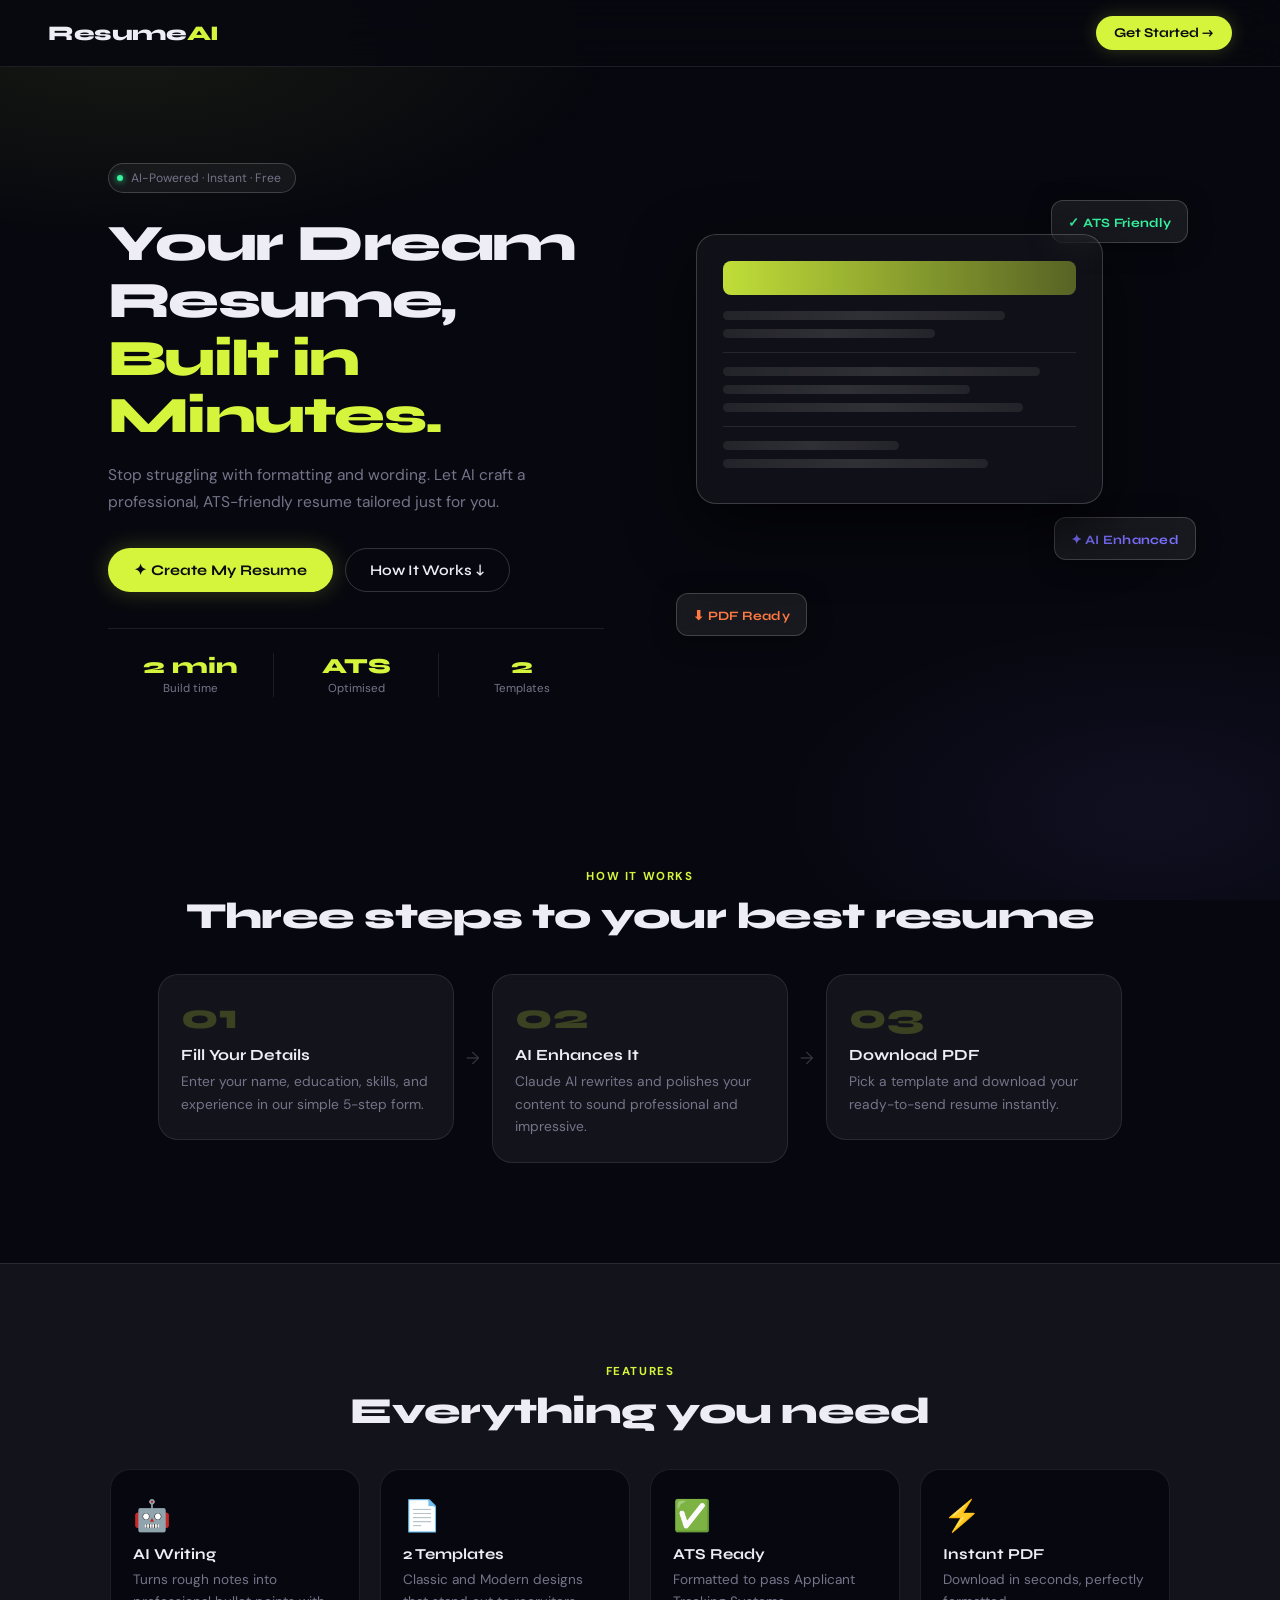
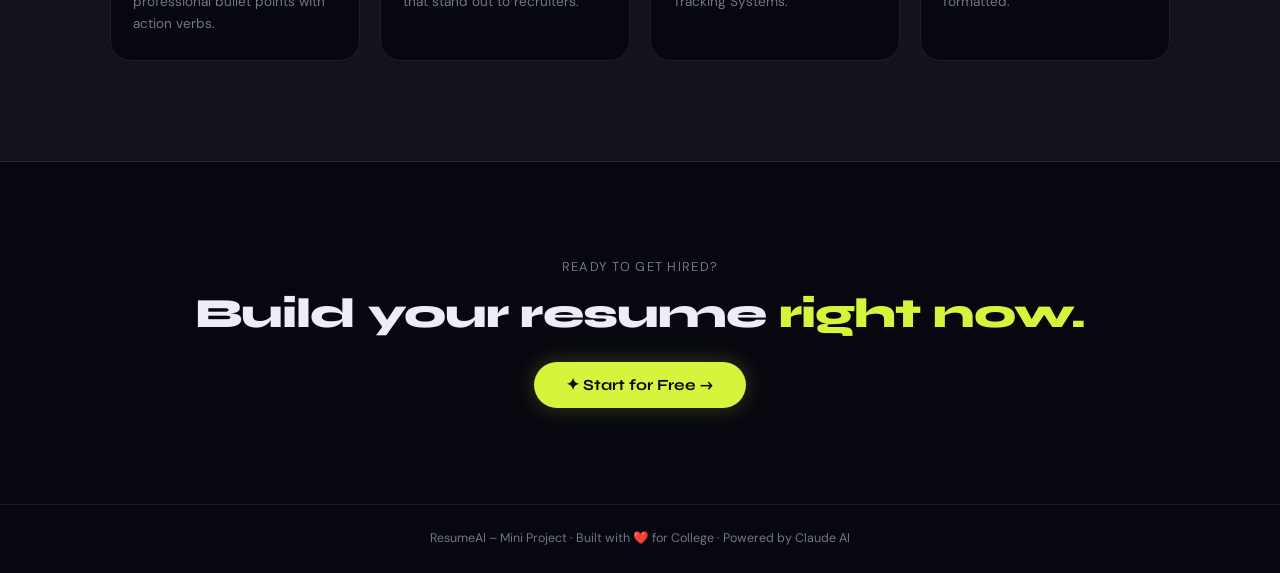
<file: index.html>
<!DOCTYPE html>
<html lang="en">
<head>
  <meta charset="UTF-8"/>
  <meta name="viewport" content="width=device-width, initial-scale=1.0, viewport-fit=cover"/>
  <title>ResumeAI – Smart Resume Generator</title>
  <link rel="stylesheet" href="style.css"/>
  <link href="https://fonts.googleapis.com/css2?family=Syne:wght@400;600;700;800&family=DM+Sans:wght@300;400;500&display=swap" rel="stylesheet"/>
</head>
<body class="home-page">

  <nav class="navbar">
    <div class="logo">Resume<span>AI</span></div>
    <a href="form.html" class="btn-nav">Get Started →</a>
  </nav>

  <!-- HERO -->
  <section class="hero">
    <div>
      <div class="hero-eyebrow">
        <span class="dot"></span>
        AI-Powered · Instant · Free
      </div>
      <h1>Your Dream Resume,<br/><span class="accent">Built in Minutes.</span></h1>
      <p class="hero-sub">Stop struggling with formatting and wording. Let AI craft a professional, ATS-friendly resume tailored just for you.</p>
      <div class="hero-cta">
        <a href="form.html" class="btn-primary">✦ Create My Resume</a>
        <a href="#how" class="btn-ghost">How It Works ↓</a>
      </div>
      <div class="hero-stats">
        <div class="stat-item">
          <div class="stat-num">2 min</div>
          <div class="stat-label">Build time</div>
        </div>
        <div class="stat-item">
          <div class="stat-num">ATS</div>
          <div class="stat-label">Optimised</div>
        </div>
        <div class="stat-item">
          <div class="stat-num">2</div>
          <div class="stat-label">Templates</div>
        </div>
      </div>
    </div>

    <!-- Desktop visual only -->
    <div class="hero-visual">
      <div class="card-float card1"><span class="tag green">✓ ATS Friendly</span></div>
      <div class="card-float card2"><span class="tag blue">✦ AI Enhanced</span></div>
      <div class="card-float card3"><span class="tag orange">⬇ PDF Ready</span></div>
      <div class="resume-mockup">
        <div class="mock-header"></div>
        <div class="mock-line w80"></div>
        <div class="mock-line w60"></div>
        <div class="mock-divider"></div>
        <div class="mock-line w90"></div>
        <div class="mock-line w70"></div>
        <div class="mock-line w85"></div>
        <div class="mock-divider"></div>
        <div class="mock-line w50"></div>
        <div class="mock-line w75"></div>
      </div>
    </div>
  </section>

  <!-- HOW IT WORKS -->
  <section class="how-section" id="how">
    <div class="section-label">How It Works</div>
    <h2>Three steps to your best resume</h2>
    <div class="steps">
      <div class="step">
        <div class="step-num">01</div>
        <h3>Fill Your Details</h3>
        <p>Enter your name, education, skills, and experience in our simple 5-step form.</p>
      </div>
      <div class="step-arrow">→</div>
      <div class="step">
        <div class="step-num">02</div>
        <h3>AI Enhances It</h3>
        <p>Claude AI rewrites and polishes your content to sound professional and impressive.</p>
      </div>
      <div class="step-arrow">→</div>
      <div class="step">
        <div class="step-num">03</div>
        <h3>Download PDF</h3>
        <p>Pick a template and download your ready-to-send resume instantly.</p>
      </div>
    </div>
  </section>

  <!-- FEATURES -->
  <section class="features-section">
    <div class="section-label">Features</div>
    <h2>Everything you need</h2>
    <div class="features-grid">
      <div class="feature-card">
        <div class="feat-icon">🤖</div>
        <h3>AI Writing</h3>
        <p>Turns rough notes into professional bullet points with action verbs.</p>
      </div>
      <div class="feature-card">
        <div class="feat-icon">📄</div>
        <h3>2 Templates</h3>
        <p>Classic and Modern designs that stand out to recruiters.</p>
      </div>
      <div class="feature-card">
        <div class="feat-icon">✅</div>
        <h3>ATS Ready</h3>
        <p>Formatted to pass Applicant Tracking Systems.</p>
      </div>
      <div class="feature-card">
        <div class="feat-icon">⚡</div>
        <h3>Instant PDF</h3>
        <p>Download in seconds, perfectly formatted.</p>
      </div>
    </div>
  </section>

  <!-- CTA -->
  <section class="cta-section">
    <p>Ready to get hired?</p>
    <h2>Build your resume <span class="accent">right now.</span></h2>
    <a href="form.html" class="btn-primary">✦ Start for Free →</a>
  </section>

  <footer class="footer">
    <p>ResumeAI – Mini Project · Built with ❤️ for College · Powered by Claude AI</p>
  </footer>

  <script>
    // Scroll-triggered fade-in
    const io = new IntersectionObserver(entries => {
      entries.forEach(e => {
        if (e.isIntersecting) {
          e.target.style.opacity = '1';
          e.target.style.transform = 'translateY(0)';
        }
      });
    }, { threshold: 0.08 });

    document.querySelectorAll('.step, .feature-card').forEach((el, i) => {
      el.style.opacity = '0';
      el.style.transform = 'translateY(18px)';
      el.style.transition = `opacity 0.5s ${i * 0.07}s ease, transform 0.5s ${i * 0.07}s ease`;
      io.observe(el);
    });
  </script>
</body>
</html>
</file>
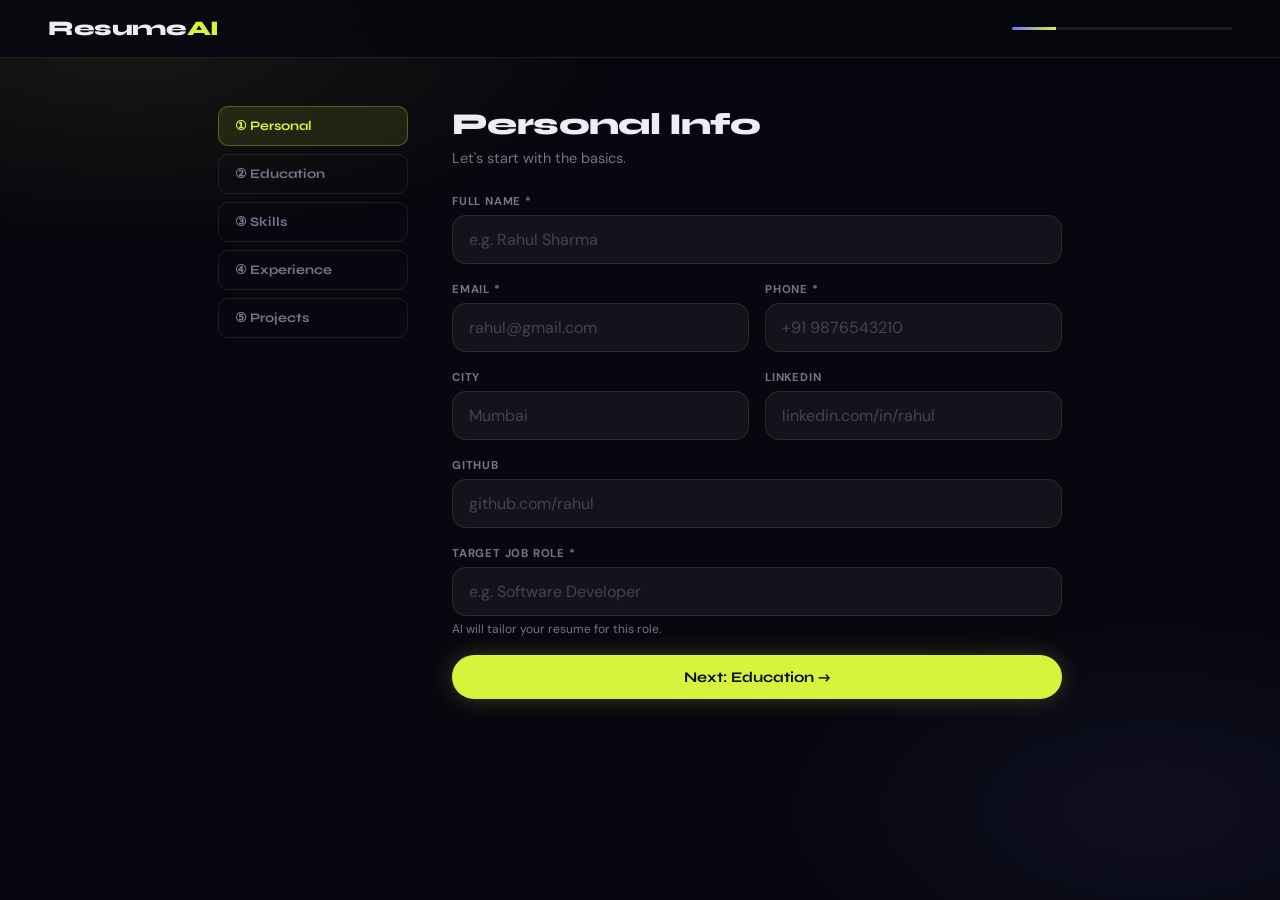
<file: form.html>
<!DOCTYPE html>
<html lang="en">
<head>
  <meta charset="UTF-8"/>
  <meta name="viewport" content="width=device-width, initial-scale=1.0, viewport-fit=cover"/>
  <title>ResumeAI – Fill Your Details</title>
  <link rel="stylesheet" href="style.css"/>
  <link href="https://fonts.googleapis.com/css2?family=Syne:wght@400;600;700;800&family=DM+Sans:wght@300;400;500&display=swap" rel="stylesheet"/>
</head>
<body class="form-page">

  <nav class="navbar">
    <a href="index.html" class="logo">Resume<span>AI</span></a>
    <div class="progress-bar-wrap">
      <div class="progress-fill" id="progressFill"></div>
    </div>
  </nav>

  <div class="form-container">

    <!-- Step tabs -->
    <div class="form-sidebar">
      <ul class="sidebar-steps" id="stepTabs">
        <li class="active" data-step="1">① Personal</li>
        <li data-step="2">② Education</li>
        <li data-step="3">③ Skills</li>
        <li data-step="4">④ Experience</li>
        <li data-step="5">⑤ Projects</li>
      </ul>
    </div>

    <div class="form-main">

      <!-- STEP 1 -->
      <div class="form-step active" id="step1">
        <h2>Personal Info</h2>
        <p class="step-desc">Let's start with the basics.</p>
        <div class="field-group">
          <label>Full Name *</label>
          <input type="text" id="fullName" placeholder="e.g. Rahul Sharma" autocomplete="name"/>
        </div>
        <div class="field-row">
          <div class="field-group">
            <label>Email *</label>
            <input type="email" id="email" placeholder="rahul@gmail.com" autocomplete="email"/>
          </div>
          <div class="field-group">
            <label>Phone *</label>
            <input type="tel" id="phone" placeholder="+91 9876543210" autocomplete="tel"/>
          </div>
        </div>
        <div class="field-row">
          <div class="field-group">
            <label>City</label>
            <input type="text" id="city" placeholder="Mumbai" autocomplete="address-level2"/>
          </div>
          <div class="field-group">
            <label>LinkedIn</label>
            <input type="text" id="linkedin" placeholder="linkedin.com/in/rahul"/>
          </div>
        </div>
        <div class="field-group">
          <label>GitHub</label>
          <input type="text" id="github" placeholder="github.com/rahul"/>
        </div>
        <div class="field-group">
          <label>Target Job Role *</label>
          <input type="text" id="jobRole" placeholder="e.g. Software Developer"/>
          <small>AI will tailor your resume for this role.</small>
        </div>
        <div class="btn-row">
          <button class="btn-primary" onclick="nextStep(2)">Next: Education →</button>
        </div>
      </div>

      <!-- STEP 2 -->
      <div class="form-step" id="step2">
        <h2>Education</h2>
        <p class="step-desc">Add your qualifications.</p>
        <div id="educationList">
          <div class="edu-entry entry-block">
            <div class="field-row">
              <div class="field-group">
                <label>Degree / Course *</label>
                <input type="text" class="edu-degree" placeholder="B.E. Computer Science"/>
              </div>
              <div class="field-group">
                <label>Institution *</label>
                <input type="text" class="edu-inst" placeholder="ABC College"/>
              </div>
            </div>
            <div class="field-row">
              <div class="field-group">
                <label>Year of Passing</label>
                <input type="text" class="edu-year" placeholder="2025"/>
              </div>
              <div class="field-group">
                <label>CGPA / %</label>
                <input type="text" class="edu-score" placeholder="8.5 CGPA"/>
              </div>
            </div>
          </div>
        </div>
        <button class="btn-add" onclick="addEducation()">+ Add Another Education</button>
        <div class="btn-row">
          <button class="btn-ghost" onclick="nextStep(1)">← Back</button>
          <button class="btn-primary" onclick="nextStep(3)">Next: Skills →</button>
        </div>
      </div>

      <!-- STEP 3 -->
      <div class="form-step" id="step3">
        <h2>Skills</h2>
        <p class="step-desc">AI will enhance and format these for you.</p>
        <div class="field-group">
          <label>Technical Skills *</label>
          <textarea id="techSkills" rows="3" placeholder="e.g. Python, Java, HTML, CSS, MySQL, React"></textarea>
          <small>Separate with commas.</small>
        </div>
        <div class="field-group">
          <label>Soft Skills</label>
          <textarea id="softSkills" rows="2" placeholder="e.g. teamwork, communication, leadership"></textarea>
        </div>
        <div class="field-group">
          <label>Certifications</label>
          <textarea id="certs" rows="2" placeholder="e.g. AWS Cloud Practitioner, Google Python Certificate"></textarea>
        </div>
        <div class="btn-row">
          <button class="btn-ghost" onclick="nextStep(2)">← Back</button>
          <button class="btn-primary" onclick="nextStep(4)">Next: Experience →</button>
        </div>
      </div>

      <!-- STEP 4 -->
      <div class="form-step" id="step4">
        <h2>Experience</h2>
        <p class="step-desc">Add internships or jobs. Leave blank if fresher.</p>
        <div id="expList">
          <div class="exp-entry entry-block">
            <div class="field-row">
              <div class="field-group">
                <label>Job Title</label>
                <input type="text" class="exp-title" placeholder="Software Intern"/>
              </div>
              <div class="field-group">
                <label>Company</label>
                <input type="text" class="exp-company" placeholder="XYZ Technologies"/>
              </div>
            </div>
            <div class="field-group">
              <label>Duration</label>
              <input type="text" class="exp-duration" placeholder="June 2024 – Aug 2024"/>
            </div>
            <div class="field-group">
              <label>What did you do?</label>
              <textarea class="exp-desc" rows="2" placeholder="e.g. built REST APIs, fixed bugs in frontend"></textarea>
              <small>AI will convert this into professional bullet points.</small>
            </div>
          </div>
        </div>
        <button class="btn-add" onclick="addExperience()">+ Add Another Experience</button>
        <div class="btn-row">
          <button class="btn-ghost" onclick="nextStep(3)">← Back</button>
          <button class="btn-primary" onclick="nextStep(5)">Next: Projects →</button>
        </div>
      </div>

      <!-- STEP 5 -->
      <div class="form-step" id="step5">
        <h2>Projects</h2>
        <p class="step-desc">Showcase your best work.</p>
        <div id="projList">
          <div class="proj-entry entry-block">
            <div class="field-row">
              <div class="field-group">
                <label>Project Title *</label>
                <input type="text" class="proj-title" placeholder="Resume Generator Using AI"/>
              </div>
              <div class="field-group">
                <label>Tech Used</label>
                <input type="text" class="proj-tech" placeholder="Python, Flask, HTML, CSS"/>
              </div>
            </div>
            <div class="field-group">
              <label>Description</label>
              <textarea class="proj-desc" rows="2" placeholder="e.g. web app that generates resumes using AI API"></textarea>
              <small>AI will write a strong description from this.</small>
            </div>
          </div>
        </div>
        <button class="btn-add" onclick="addProject()">+ Add Another Project</button>

        <div class="template-select">
          <h3>Choose Template</h3>
          <div class="templates">
            <div class="template-opt selected" data-tpl="template1" onclick="selectTemplate('template1',this)">
              <div class="tpl-preview tpl1">
                <div class="tpl-bar"></div>
                <div class="tpl-lines"><div></div><div></div><div></div></div>
              </div>
              <span>Classic</span>
            </div>
            <div class="template-opt" data-tpl="template2" onclick="selectTemplate('template2',this)">
              <div class="tpl-preview tpl2">
                <div class="tpl-sidebar"></div>
                <div class="tpl-lines"><div></div><div></div><div></div></div>
              </div>
              <span>Modern</span>
            </div>
          </div>
        </div>

        <div class="btn-row">
          <button class="btn-ghost" onclick="nextStep(4)">← Back</button>
          <button class="btn-primary" id="generateBtn" onclick="generateResume()">
            <span id="genBtnText">✦ Generate Resume</span>
          </button>
        </div>
      </div>

    </div><!-- /form-main -->
  </div><!-- /form-container -->

  <script src="form.js"></script>
  <script src="ai-helper.js"></script>
</body>
</html>
</file>
<file: style.css>
/* ============================================
   ResumeAI – style.css v3 (Mobile-First)
   ============================================ */

@import url('https://fonts.googleapis.com/css2?family=Syne:wght@400;600;700;800&family=DM+Sans:wght@300;400;500&display=swap');

/* ── TOKENS ── */
:root {
  --bg:            #07080f;
  --surface:       rgba(255,255,255,0.05);
  --surface2:      rgba(255,255,255,0.08);
  --border:        rgba(255,255,255,0.09);
  --border-hi:     rgba(255,255,255,0.18);
  --accent:        #d4f53c;
  --accent-dim:    rgba(212,245,60,0.18);
  --accent-glow:   rgba(212,245,60,0.22);
  --purple:        #7b6fff;
  --green:         #36f5a0;
  --orange:        #ff7940;
  --text:          #eeedf5;
  --muted:         #74748a;
  --r:             14px;
  --r-lg:          20px;
  --fh:            'Syne', sans-serif;
  --fb:            'DM Sans', sans-serif;
}

/* ── RESET ── */
*, *::before, *::after { box-sizing:border-box; margin:0; padding:0; }
html { scroll-behavior:smooth; -webkit-text-size-adjust:100%; }
body {
  background:var(--bg); color:var(--text);
  font-family:var(--fb); min-height:100vh;
  -webkit-font-smoothing:antialiased;
  overflow-x:hidden;
}

/* Ambient glow — lightweight on mobile */
body::before {
  content:''; position:fixed; inset:0; pointer-events:none; z-index:0;
  background:
    radial-gradient(ellipse 70% 40% at 10% 5%,  rgba(212,245,60,0.07)  0%, transparent 55%),
    radial-gradient(ellipse 55% 40% at 90% 90%, rgba(123,111,255,0.08) 0%, transparent 55%);
}
body > * { position:relative; z-index:1; }

/* ============================================
   NAVBAR
   ============================================ */
.navbar {
  display:flex; align-items:center; justify-content:space-between;
  padding:14px 20px;
  border-bottom:1px solid var(--border);
  position:sticky; top:0;
  background:rgba(7,8,15,0.88);
  backdrop-filter:blur(18px);
  -webkit-backdrop-filter:blur(18px);
  z-index:200;
  gap:12px;
}
.logo {
  font-family:var(--fh); font-size:1.3rem; font-weight:800;
  color:var(--text); text-decoration:none; letter-spacing:-0.02em;
  flex-shrink:0;
}
.logo span { color:var(--accent); }

/* Progress bar sits between logo and nothing on form page */
.progress-bar-wrap {
  flex:1; max-width:220px;
  height:3px; background:var(--surface2);
  border-radius:99px; overflow:hidden;
}
.progress-fill {
  height:100%;
  background:linear-gradient(90deg, var(--purple), var(--accent));
  width:20%; transition:width 0.5s cubic-bezier(.4,0,.2,1);
  box-shadow:0 0 10px var(--accent-glow);
}

.btn-nav {
  background:var(--accent); color:#0a0b10;
  font-family:var(--fh); font-weight:700;
  padding:9px 18px; border-radius:999px;
  text-decoration:none; font-size:0.84rem;
  white-space:nowrap;
  box-shadow:0 0 18px var(--accent-glow);
  transition:transform 0.2s, box-shadow 0.2s;
}
.btn-nav:hover { transform:translateY(-1px); box-shadow:0 4px 24px var(--accent-glow); }

/* ============================================
   BUTTONS
   ============================================ */
.btn-primary {
  display:inline-flex; align-items:center; gap:6px;
  background:var(--accent); color:#0a0b10;
  font-family:var(--fh); font-weight:700;
  padding:13px 26px; border-radius:999px; border:none;
  cursor:pointer; font-size:0.92rem; text-decoration:none;
  box-shadow:0 0 22px var(--accent-glow);
  transition:transform 0.2s, box-shadow 0.2s;
  -webkit-tap-highlight-color:transparent;
  touch-action:manipulation;
}
.btn-primary:hover  { transform:translateY(-2px); box-shadow:0 6px 28px var(--accent-glow); }
.btn-primary:active { transform:translateY(0);    box-shadow:0 2px 12px var(--accent-glow); }
.btn-primary:disabled { opacity:0.55; cursor:not-allowed; transform:none; }

.btn-ghost {
  display:inline-flex; align-items:center; gap:6px;
  background:transparent; color:var(--text);
  font-family:var(--fh); font-weight:600;
  padding:12px 24px; border-radius:999px;
  border:1px solid var(--border-hi);
  cursor:pointer; font-size:0.92rem; text-decoration:none;
  transition:all 0.2s;
  -webkit-tap-highlight-color:transparent;
  touch-action:manipulation;
}
.btn-ghost:hover  { border-color:var(--accent); color:var(--accent); background:var(--accent-dim); }
.btn-ghost:active { background:var(--accent-dim); }

/* ============================================
   HOME — HERO  (mobile first)
   ============================================ */
.home-page .hero {
  padding:52px 20px 48px;
  display:flex; flex-direction:column; gap:0;
}

/* Hide visual on mobile */
.hero-visual { display:none; }

.hero-eyebrow {
  display:inline-flex; align-items:center; gap:8px;
  background:var(--surface); border:1px solid var(--border-hi);
  padding:6px 14px 6px 8px; border-radius:999px;
  font-size:0.76rem; color:var(--muted); margin-bottom:22px;
  backdrop-filter:blur(8px); width:fit-content;
}
.hero-eyebrow .dot {
  width:6px; height:6px; background:var(--green);
  border-radius:50%; box-shadow:0 0 7px var(--green);
  animation:pulseDot 2s infinite;
  flex-shrink:0;
}
@keyframes pulseDot {
  0%,100%{opacity:1;transform:scale(1)}
  50%{opacity:0.5;transform:scale(0.65)}
}

.hero h1 {
  font-family:var(--fh); font-size:2.2rem;
  font-weight:800; line-height:1.12; letter-spacing:-0.03em;
  margin-bottom:18px;
}
.accent { color:var(--accent); }

.hero-sub {
  color:var(--muted); font-size:0.97rem; line-height:1.72;
  margin-bottom:32px;
}

.hero-cta {
  display:flex; flex-direction:column; gap:12px;
  margin-bottom:36px;
}
.hero-cta .btn-primary,
.hero-cta .btn-ghost { width:100%; justify-content:center; }

.hero-stats {
  display:flex; gap:0;
  border-top:1px solid var(--border); padding-top:24px;
}
.stat-item {
  flex:1; text-align:center;
  border-right:1px solid var(--border);
  padding:0 8px;
}
.stat-item:last-child { border-right:none; }
.stat-num { font-family:var(--fh); font-size:1.35rem; font-weight:800; color:var(--accent); }
.stat-label { font-size:0.72rem; color:var(--muted); margin-top:3px; line-height:1.3; }

/* ── HOW SECTION (mobile) ── */
.how-section {
  padding:64px 20px; text-align:center;
}
.section-label {
  font-size:0.72rem; text-transform:uppercase;
  letter-spacing:0.14em; color:var(--accent);
  margin-bottom:10px; font-weight:700;
}
.how-section h2, .features-section h2 {
  font-family:var(--fh); font-size:1.7rem; font-weight:800;
  letter-spacing:-0.02em; margin-bottom:36px;
}

.steps {
  display:flex; flex-direction:column; gap:16px;
  text-align:left;
}
.step-arrow { display:none; }

.step {
  background:var(--surface); border:1px solid var(--border);
  border-radius:var(--r-lg); padding:24px 22px;
  backdrop-filter:blur(8px);
  transition:transform 0.25s, border-color 0.25s, box-shadow 0.25s;
}
.step:active { transform:scale(0.99); }
.step-num {
  font-family:var(--fh); font-size:2.2rem; font-weight:800;
  color:var(--accent); opacity:0.2; margin-bottom:12px; line-height:1;
}
.step h3 { font-family:var(--fh); font-weight:700; margin-bottom:6px; font-size:0.97rem; }
.step p  { color:var(--muted); font-size:0.86rem; line-height:1.65; }

/* ── FEATURES (mobile) ── */
.features-section {
  background:var(--surface);
  border-top:1px solid var(--border); border-bottom:1px solid var(--border);
  padding:64px 20px; text-align:center;
}
.features-grid {
  display:grid; grid-template-columns:1fr 1fr; gap:14px;
  text-align:left;
}
.feature-card {
  background:var(--bg); border:1px solid var(--border);
  border-radius:var(--r-lg); padding:22px 18px;
  transition:transform 0.25s, border-color 0.25s;
  position:relative; overflow:hidden;
}
.feature-card::before {
  content:''; position:absolute; top:0;left:0;right:0; height:2px;
  background:linear-gradient(90deg,var(--purple),var(--accent));
  opacity:0; transition:opacity 0.25s;
}
.feature-card:hover { border-color:var(--border-hi); transform:translateY(-3px); }
.feature-card:hover::before { opacity:1; }
.feat-icon { font-size:1.6rem; margin-bottom:10px; }
.feature-card h3 { font-family:var(--fh); font-weight:700; margin-bottom:6px; font-size:0.88rem; }
.feature-card p  { color:var(--muted); font-size:0.8rem; line-height:1.6; }

/* CTA section */
.cta-section { text-align:center; padding:64px 20px; }
.cta-section p  { color:var(--muted); font-size:0.8rem; letter-spacing:0.1em; text-transform:uppercase; margin-bottom:14px; }
.cta-section h2 { font-family:var(--fh); font-size:1.8rem; font-weight:800; letter-spacing:-0.02em; margin-bottom:24px; }
.cta-section .btn-primary { font-size:0.97rem; padding:14px 32px; }

/* ── FOOTER ── */
.footer {
  text-align:center; padding:24px 20px;
  color:var(--muted); font-size:0.78rem;
  border-top:1px solid var(--border);
  line-height:1.6;
}

/* ============================================
   FORM PAGE  (mobile first)
   ============================================ */
.form-page { background:var(--bg); }

/* On mobile: sidebar = horizontal scrollable pill tabs */
.form-container {
  display:flex; flex-direction:column;
  padding:20px 16px; gap:20px;
  max-width:900px; margin:0 auto;
}
.form-sidebar { width:100%; }

.sidebar-steps {
  list-style:none;
  display:flex; flex-direction:row;
  gap:8px; overflow-x:auto;
  padding-bottom:4px;
  scrollbar-width:none;
}
.sidebar-steps::-webkit-scrollbar { display:none; }

.sidebar-steps li {
  padding:8px 14px; border-radius:999px;
  font-family:var(--fh); font-size:0.76rem; font-weight:700;
  color:var(--muted); cursor:default; white-space:nowrap;
  border:1px solid var(--border);
  transition:all 0.2s; flex-shrink:0;
}
.sidebar-steps li.active {
  background:rgba(212,245,60,0.1); color:var(--accent);
  border-color:rgba(212,245,60,0.3);
}
.sidebar-steps li.done { color:var(--green); border-color:rgba(54,245,160,0.25); }

/* Form steps */
.form-main { width:100%; }
.form-step { display:none; }
.form-step.active { display:block; animation:fadeUp 0.3s ease both; }

@keyframes fadeUp {
  from{opacity:0;transform:translateY(14px)}
  to  {opacity:1;transform:translateY(0)}
}

.form-step h2 {
  font-family:var(--fh); font-size:1.55rem;
  font-weight:800; margin-bottom:5px; letter-spacing:-0.02em;
}
.step-desc { color:var(--muted); margin-bottom:24px; font-size:0.9rem; line-height:1.6; }

/* Fields */
.field-group { margin-bottom:18px; }
.field-group label {
  display:block; font-size:0.71rem; font-weight:700;
  color:var(--muted); margin-bottom:6px;
  text-transform:uppercase; letter-spacing:0.07em;
}
.field-group input,
.field-group textarea {
  width:100%; background:var(--surface);
  border:1px solid var(--border);
  color:var(--text); font-family:var(--fb);
  font-size:1rem; /* 16px prevents iOS zoom */
  padding:13px 16px;
  border-radius:var(--r); outline:none;
  transition:border-color 0.2s, box-shadow 0.2s;
  resize:vertical; appearance:none;
  -webkit-appearance:none;
}
.field-group input::placeholder,
.field-group textarea::placeholder { color:rgba(116,116,138,0.5); }
.field-group input:focus,
.field-group textarea:focus {
  border-color:var(--accent);
  box-shadow:0 0 0 3px var(--accent-dim);
}
.field-group small { color:var(--muted); font-size:0.75rem; margin-top:5px; display:block; }

/* Full-width field rows on mobile, 2-col on bigger screens */
.field-row { display:flex; flex-direction:column; gap:0; }

.entry-block {
  background:var(--surface); border:1px solid var(--border);
  border-radius:var(--r); padding:18px 16px; margin-bottom:12px;
}

.btn-add {
  width:100%; background:transparent;
  border:1px dashed rgba(255,255,255,0.14);
  color:var(--accent); font-family:var(--fh); font-weight:700;
  padding:12px; border-radius:var(--r); cursor:pointer;
  font-size:0.88rem; margin-bottom:24px; transition:all 0.2s;
  touch-action:manipulation;
}
.btn-add:hover,
.btn-add:active { border-color:var(--accent); background:var(--accent-dim); }

.btn-row { display:flex; justify-content:space-between; gap:10px; margin-top:16px; }
.btn-row .btn-primary,
.btn-row .btn-ghost { flex:1; justify-content:center; }

/* Template picker */
.template-select { margin:24px 0 18px; }
.template-select h3 { font-family:var(--fh); font-weight:700; margin-bottom:14px; font-size:0.97rem; }
.templates { display:flex; gap:14px; }
.template-opt {
  flex:1; cursor:pointer; text-align:center; padding:12px;
  border:2px solid var(--border); border-radius:var(--r);
  transition:all 0.2s; background:var(--surface);
  touch-action:manipulation;
}
.template-opt.selected {
  border-color:var(--accent); background:rgba(212,245,60,0.07);
  box-shadow:0 0 18px var(--accent-glow);
}
.template-opt span {
  font-size:0.75rem; font-weight:700; color:var(--muted);
  margin-top:8px; display:block; font-family:var(--fh);
}
.template-opt.selected span { color:var(--accent); }
.tpl-preview { width:100%; height:90px; background:var(--surface2); border-radius:6px; overflow:hidden; position:relative; }
.tpl1 .tpl-bar { height:20px; background:linear-gradient(90deg,var(--accent),rgba(212,245,60,0.4)); }
.tpl1 .tpl-lines { padding:7px 6px; display:flex; flex-direction:column; gap:5px; }
.tpl1 .tpl-lines div { height:5px; background:var(--border); border-radius:3px; }
.tpl2 .tpl-sidebar { position:absolute;left:0;top:0;bottom:0;width:24px;background:var(--purple);opacity:0.8; }
.tpl2 .tpl-lines { padding:7px 7px 7px 32px; display:flex; flex-direction:column; gap:5px; }
.tpl2 .tpl-lines div { height:5px; background:var(--border); border-radius:3px; }

/* ============================================
   PREVIEW PAGE  (mobile first)
   ============================================ */
.preview-page { background:var(--bg); }

.preview-actions { display:flex; gap:8px; align-items:center; }
.preview-actions .btn-ghost { padding:9px 14px; font-size:0.82rem; }
.preview-actions .btn-primary { padding:9px 16px; font-size:0.82rem; }

.preview-container {
  display:flex; flex-direction:column;
  padding:16px; gap:16px;
  max-width:1100px; margin:0 auto;
}

/* Sidebar becomes a horizontal toolbar on mobile */
.preview-sidebar {
  display:flex; flex-wrap:wrap; gap:10px; align-items:center;
}
.preview-sidebar h4 { display:none; } /* hide labels on mobile */
.preview-sidebar hr  { display:none; }

.tpl-switch { display:flex; flex-direction:row; gap:8px; }
.tpl-btn {
  padding:8px 16px; border-radius:999px;
  border:1px solid var(--border); background:transparent;
  color:var(--muted); font-family:var(--fh);
  font-weight:700; cursor:pointer; font-size:0.8rem;
  transition:all 0.2s; touch-action:manipulation;
}
.tpl-btn.active { border-color:var(--accent); color:var(--accent); background:rgba(212,245,60,0.08); }

.tips-list { display:none; } /* hide tips on mobile */

.full-w  { width:100%; justify-content:center; display:flex; }
.mt8     { margin-top:8px; }
.sidebar-dl { display:none; } /* hide sidebar download btn on mobile */

.resume-wrapper {
  width:100%; position:relative;
  background:#fff; border-radius:14px;
  box-shadow:0 12px 40px rgba(0,0,0,0.6);
  overflow:hidden;
  /* Make scrollable horizontally if resume wider than screen */
  overflow-x:auto;
}

/* Download bar — fixed at bottom on mobile */
.mobile-dl-bar {
  position:fixed; bottom:0; left:0; right:0;
  padding:12px 16px;
  background:rgba(7,8,15,0.95);
  backdrop-filter:blur(16px);
  border-top:1px solid var(--border);
  z-index:150;
  display:flex; gap:10px;
}
.mobile-dl-bar .btn-primary { flex:1; justify-content:center; }
.mobile-dl-bar .btn-ghost   { flex:0; padding:12px 16px; }

/* Loading overlay */
.loading-overlay {
  position:absolute; inset:0;
  background:rgba(255,255,255,0.97);
  display:flex; flex-direction:column;
  align-items:center; justify-content:center;
  gap:18px; z-index:10;
}
.loading-overlay p { color:#555; font-family:var(--fb); font-size:0.88rem; }
.spinner {
  width:40px; height:40px;
  border:3px solid #eee; border-top-color:#d4f53c;
  border-radius:50%; animation:spin 0.7s linear infinite;
}
@keyframes spin { to{transform:rotate(360deg)} }

/* ============================================
   RESUME TEMPLATES  (inside white box)
   ============================================ */

/* Classic */
#resumeOutput.tpl-classic {
  font-family:'Georgia',serif; color:#1e1e1e;
  padding:36px 32px; font-size:12.5px; line-height:1.6; background:#fff;
  min-width:480px; /* allow horizontal scroll on tiny screens */
}
.tpl-classic .r-name  { font-size:26px; font-weight:bold; color:#111; margin-bottom:2px; }
.tpl-classic .r-role  { font-size:12.5px; color:#777; margin-bottom:8px; }
.tpl-classic .r-contact { font-size:11px; color:#888; margin-bottom:6px; }
.tpl-classic .r-divider { border:none; border-top:2px solid #b8960a; margin:12px 0; }
.tpl-classic .r-section-title {
  font-size:10px; font-weight:bold; text-transform:uppercase;
  letter-spacing:0.14em; color:#b8960a;
  margin:18px 0 7px; border-bottom:1px solid #f0dfa0; padding-bottom:3px;
}
.tpl-classic .r-summary { color:#333; font-size:12px; margin-bottom:5px; }
.tpl-classic .r-entry { margin-bottom:12px; }
.tpl-classic .r-entry-header { display:flex; justify-content:space-between; font-weight:bold; font-size:12.5px; flex-wrap:wrap; gap:4px; }
.tpl-classic .r-entry-sub { color:#777; font-style:italic; font-size:11px; margin-top:1px; }
.tpl-classic .r-bullets { margin:5px 0 0 15px; }
.tpl-classic .r-bullets li { margin-bottom:3px; font-size:12px; }
.tpl-classic .r-skills-wrap { display:flex; flex-wrap:wrap; gap:6px; }
.tpl-classic .r-skill-tag { background:#faf5df; border:1px solid #f0dfa0; padding:3px 10px; border-radius:4px; font-size:10.5px; color:#666; }

/* Modern */
#resumeOutput.tpl-modern {
  font-family:'DM Sans','Helvetica Neue',sans-serif;
  color:#1a1a2e; display:grid;
  grid-template-columns:190px 1fr;
  min-height:600px; font-size:12px; line-height:1.55;
  min-width:500px;
}
.tpl-modern .r-left  { background:#12122a; color:#e0dfee; padding:30px 18px; }
.tpl-modern .r-right { padding:30px 28px; background:#fff; }
.tpl-modern .r-name  { font-size:18px; font-weight:800; color:#d4f53c; margin-bottom:2px; }
.tpl-modern .r-role  { font-size:9px; color:#888; margin-bottom:18px; text-transform:uppercase; letter-spacing:0.1em; }
.tpl-modern .r-left-title { font-size:8.5px; text-transform:uppercase; letter-spacing:0.12em; color:#d4f53c; margin:16px 0 6px; border-bottom:1px solid #222244; padding-bottom:2px; }
.tpl-modern .r-contact-item { font-size:10px; color:#bbb; margin-bottom:4px; word-break:break-all; }
.tpl-modern .r-skill-tag { display:inline-block; background:#1e1e40; color:#d0d0ee; padding:2px 8px; border-radius:4px; font-size:10px; margin:2px 2px; }
.tpl-modern .r-section-title { font-size:9.5px; font-weight:800; text-transform:uppercase; letter-spacing:0.12em; color:#7b6fff; margin:18px 0 7px; border-bottom:1px solid #f0f0f0; padding-bottom:3px; }
.tpl-modern .r-summary { color:#444; font-size:11.5px; margin-bottom:4px; line-height:1.65; }
.tpl-modern .r-entry  { margin-bottom:12px; }
.tpl-modern .r-entry-header { display:flex; justify-content:space-between; font-weight:700; font-size:12px; flex-wrap:wrap; gap:4px; }
.tpl-modern .r-entry-sub { color:#888; font-size:10.5px; margin-bottom:3px; }
.tpl-modern .r-bullets { margin:4px 0 0 14px; }
.tpl-modern .r-bullets li { margin-bottom:2px; font-size:11.5px; color:#333; }

/* ============================================
   TABLET  ≥ 600px
   ============================================ */
@media (min-width:600px) {
  .field-row { flex-direction:row; gap:16px; }
  .field-row .field-group { flex:1; }
  .hero h1 { font-size:2.8rem; }
  .features-grid { grid-template-columns:1fr 1fr; }
  .feature-card { padding:26px 22px; }
  .feat-icon { font-size:1.9rem; }
  .feature-card h3 { font-size:0.95rem; }
  .feature-card p  { font-size:0.85rem; }
}

/* ============================================
   DESKTOP  ≥ 860px
   ============================================ */
@media (min-width:860px) {
  /* Navbar */
  .navbar { padding:16px 48px; }

  /* Hero */
  .home-page .hero {
    flex-direction:row; align-items:center;
    padding:96px 48px 72px; gap:72px;
    max-width:1160px; margin:0 auto;
  }
  .home-page .hero > div:first-child { flex:1; }
  .hero-visual { display:block; flex:1; position:relative; height:440px; }
  .hero-cta { flex-direction:row; }
  .hero-cta .btn-primary,
  .hero-cta .btn-ghost { width:auto; }
  .hero h1 { font-size:clamp(2.6rem,4vw,3.7rem); }

  /* How */
  .how-section { padding:100px 48px; max-width:1060px; margin:0 auto; }
  .how-section h2 { font-size:2.3rem; }
  .steps { flex-direction:row; align-items:start; gap:0; }
  .step-arrow { display:block; font-size:1.1rem; color:var(--border-hi); align-self:center; padding:0 12px; margin-top:-20px; }
  .step { flex:1; }
  .step:hover { transform:translateY(-4px); box-shadow:0 12px 40px rgba(0,0,0,0.4); border-color:var(--border-hi); }

  /* Features */
  .features-section { padding:100px 48px; }
  .features-section h2 { font-size:2.3rem; }
  .features-grid { grid-template-columns:repeat(4,1fr); max-width:1060px; margin:0 auto; gap:20px; }

  /* CTA section */
  .cta-section { padding:96px 48px; }
  .cta-section h2 { font-size:2.6rem; }

  /* Form */
  .form-container { flex-direction:row; padding:48px 28px; gap:44px; }
  .form-sidebar { width:190px; flex-shrink:0; }
  .sidebar-steps {
    flex-direction:column; overflow-x:visible; padding-bottom:0;
  }
  .sidebar-steps li {
    border-radius:10px; font-size:0.82rem;
    white-space:normal; padding:11px 16px;
  }
  .form-step h2 { font-size:1.9rem; }

  /* Preview */
  .preview-container { flex-direction:row; padding:36px 28px; gap:28px; }
  .preview-sidebar {
    width:200px; flex-shrink:0;
    flex-direction:column; align-items:flex-start;
  }
  .preview-sidebar h4 { display:block; font-family:var(--fh); font-size:0.72rem; text-transform:uppercase; letter-spacing:0.1em; color:var(--muted); margin-bottom:10px; }
  .preview-sidebar hr { display:block; border:none; border-top:1px solid var(--border); margin:18px 0; width:100%; }
  .tpl-switch { flex-direction:column; gap:8px; width:100%; }
  .tpl-btn { border-radius:10px; font-size:0.83rem; padding:10px 14px; }
  .tips-list { display:flex; flex-direction:column; gap:9px; list-style:none; }
  .tips-list li { font-size:0.79rem; color:var(--muted); padding-left:16px; position:relative; line-height:1.5; }
  .tips-list li::before { content:'✓'; position:absolute; left:0; color:var(--green); font-size:0.73rem; }
  .sidebar-dl { display:flex !important; }
  .mobile-dl-bar { display:none; }
  .preview-actions .btn-ghost  { padding:10px 18px; font-size:0.88rem; }
  .preview-actions .btn-primary{ padding:10px 20px; font-size:0.88rem; }
}

/* ============================================
   HERO VISUAL ELEMENTS  (desktop only)
   ============================================ */
.resume-mockup {
  background:rgba(255,255,255,0.04);
  border:1px solid var(--border-hi);
  border-radius:20px; padding:26px;
  position:absolute; top:24px; left:20px; width:82%;
  box-shadow:0 24px 64px rgba(0,0,0,0.7);
  backdrop-filter:blur(12px);
  animation:float 4s ease-in-out infinite;
}
@keyframes float { 0%,100%{transform:translateY(0)} 50%{transform:translateY(-10px)} }

.mock-header {
  height:34px; background:linear-gradient(90deg,var(--accent),rgba(212,245,60,0.4));
  border-radius:8px; margin-bottom:16px; opacity:0.9;
}
.mock-line {
  height:9px; background:var(--surface2); border-radius:6px;
  margin-bottom:9px; overflow:hidden; position:relative;
}
.mock-line::after {
  content:''; position:absolute; inset:0;
  background:linear-gradient(90deg,transparent,rgba(255,255,255,0.06),transparent);
  animation:shimmer 2.5s ease-in-out infinite;
}
@keyframes shimmer { 0%{transform:translateX(-100%)} 100%{transform:translateX(100%)} }
.mock-line.w80{width:80%} .mock-line.w60{width:60%} .mock-line.w90{width:90%}
.mock-line.w70{width:70%} .mock-line.w85{width:85%} .mock-line.w50{width:50%}
.mock-line.w75{width:75%}
.mock-divider { height:1px; background:var(--border); margin:14px 0; }

.card-float {
  position:absolute;
  backdrop-filter:blur(16px);
  background:rgba(255,255,255,0.07);
  border:1px solid var(--border-hi);
  border-radius:12px; padding:10px 16px;
  box-shadow:0 4px 24px rgba(0,0,0,0.4);
}
.card1{top:-10px;right:-16px;animation:float 4s 0.5s ease-in-out infinite}
.card2{bottom:90px;right:-24px;animation:float 4.5s 1s ease-in-out infinite}
.card3{bottom:14px;left:0;animation:float 3.8s 1.5s ease-in-out infinite}
.tag{font-size:0.8rem;font-weight:700;font-family:var(--fh);letter-spacing:0.02em}
.tag.green{color:var(--green)} .tag.blue{color:var(--purple)} .tag.orange{color:var(--orange)}
</file>
